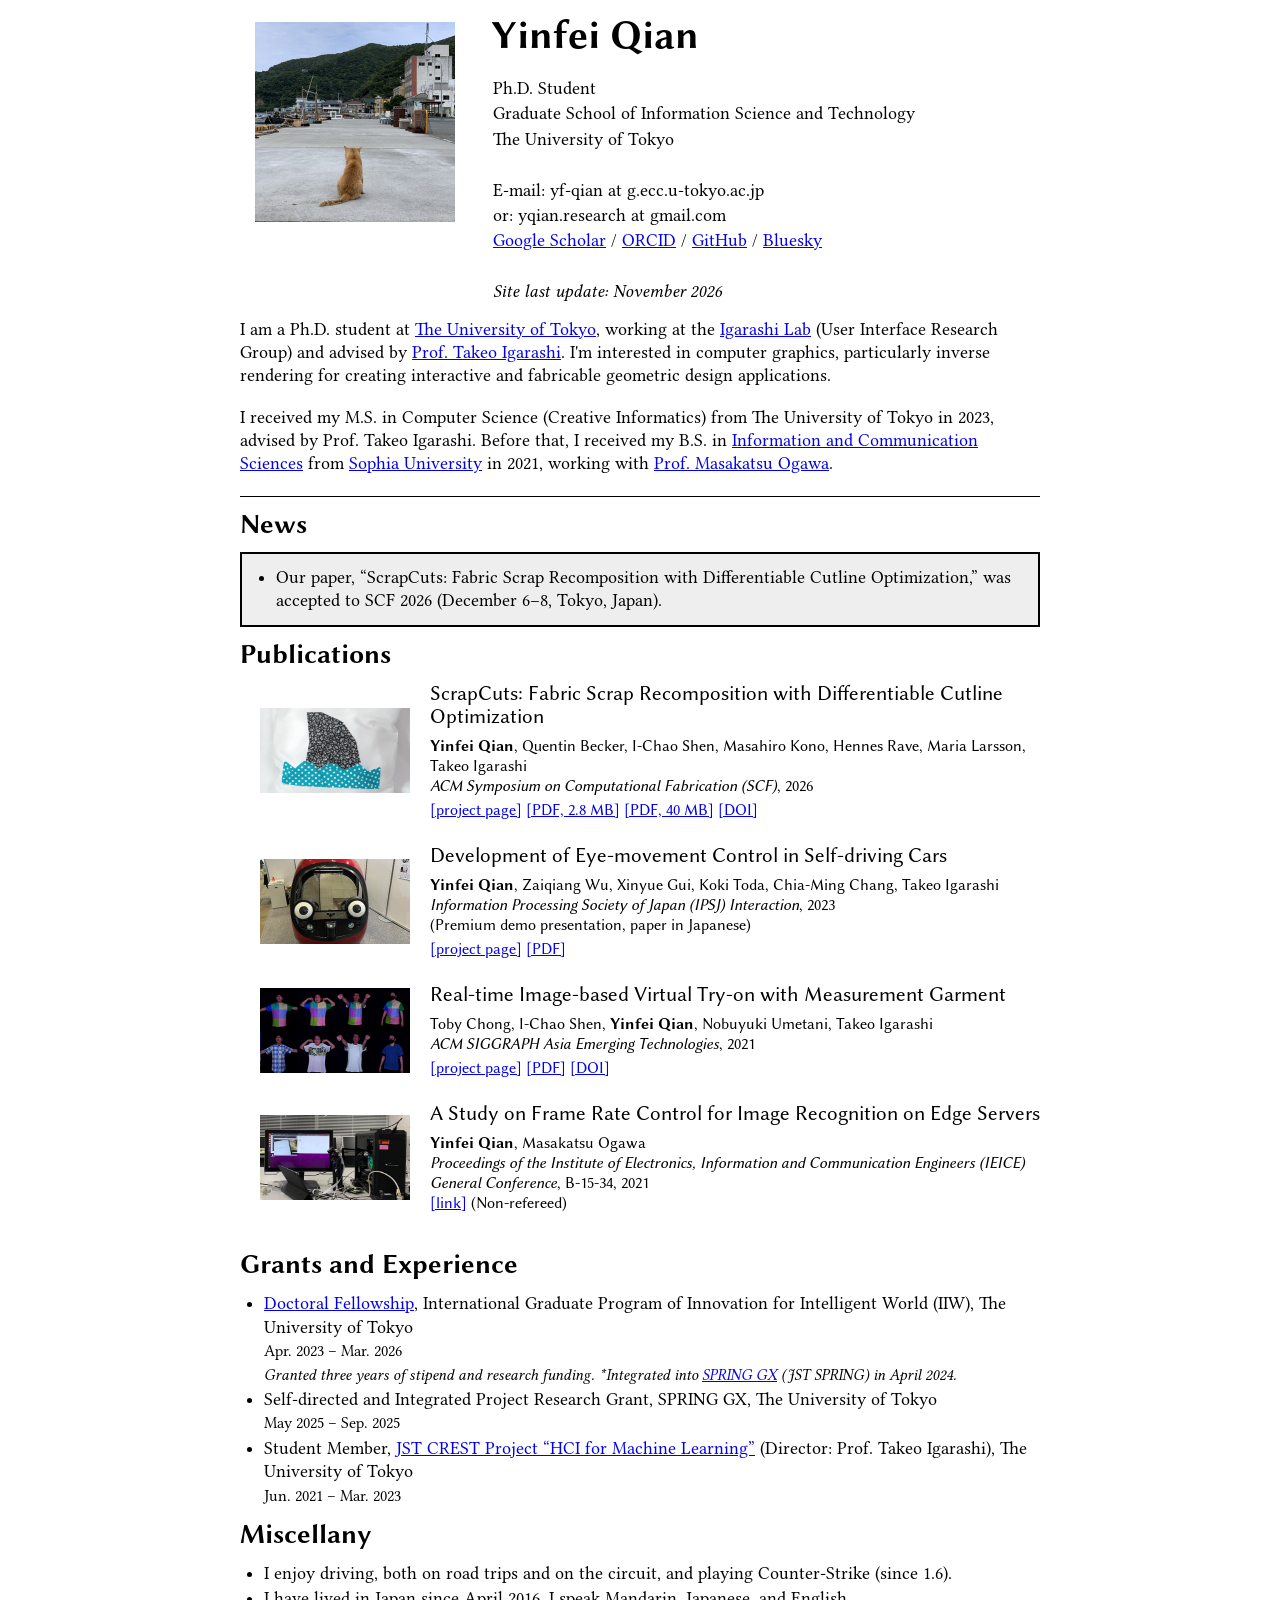
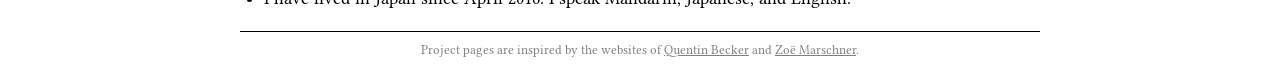
<file: index.html>
<!DOCTYPE html>
<html lang="en">

  <head>
    <meta charset="utf-8">
    <meta name="viewport" content="width=device-width, initial-scale=1">
    <title>Yinfei Qian</title>
    <meta name="description" content="Yinfei Qian, Ph.D. student in computer graphics at The University of Tokyo.">
    <link rel="canonical" href="https://271806.github.io/">

    <link rel="icon" href="/favicon.ico" sizes="48x48">
    <link rel="icon" type="image/png" sizes="192x192" href="/favicon.png">
    <link rel="apple-touch-icon" href="/apple-touch-icon.png">

    <meta property="og:type" content="website">
    <meta property="og:site_name" content="Yinfei Qian">
    <meta property="og:title" content="Yinfei Qian">
    <meta property="og:description" content="Yinfei Qian, Ph.D. student in computer graphics at The University of Tokyo.">
    <meta property="og:url" content="https://271806.github.io/">
    <meta property="og:image" content="https://271806.github.io/image/me.jpg">
    <meta name="twitter:card" content="summary">

    <script type="application/ld+json">
    {
      "@context": "https://schema.org",
      "@graph": [
        {
          "@type": "WebSite",
          "@id": "https://271806.github.io/#website",
          "name": "Yinfei Qian",
          "url": "https://271806.github.io/"
        },
        {
          "@type": "Person",
          "@id": "https://271806.github.io/#person",
          "name": "Yinfei Qian",
          "url": "https://271806.github.io/",
          "image": "https://271806.github.io/image/me.jpg",
          "jobTitle": "Ph.D. Student",
          "affiliation": {
            "@type": "CollegeOrUniversity",
            "name": "The University of Tokyo"
          },
          "sameAs": [
            "https://scholar.google.com/citations?user=1pi0i1wAAAAJ",
            "https://orcid.org/0009-0006-5551-5943",
            "https://github.com/271806",
            "https://bsky.app/profile/yqian-1000.bsky.social"
          ]
        }
      ]
    }
    </script>

    <link rel="stylesheet" href="style.css">
  </head>

  <body>
    <div class="container">

      <div class="header">
        <div class="pic">
          <img class="photo" src="image/me.jpg" alt="Photo">
        </div>

        <div class="header-info">
          <h1>Yinfei Qian</h1>

          <div class="bio1">
            <p>Ph.D. Student</p>
            <p>Graduate School of Information Science and Technology</p>
            <p>The University of Tokyo</p>
            <br>
            <p>E-mail: yf-qian at g.ecc.u-tokyo.ac.jp</p>
            <p>or: yqian.research at gmail.com</p>
            <p>
              <a href="https://scholar.google.com/citations?user=1pi0i1wAAAAJ&hl=en">Google Scholar</a> /
              <a href="https://orcid.org/0009-0006-5551-5943">ORCID</a> /
              <a href="https://github.com/271806">GitHub</a> /
              <a href="https://bsky.app/profile/yqian-1000.bsky.social">Bluesky</a>
            </p>
            <br>
            <p><i>Site last update: November 2026</i></p>
          </div>
        </div>
      </div>

      <div class="bio">
        <p>
          I am a Ph.D. student at
          <a href="https://www.u-tokyo.ac.jp/en/index.html">The University of Tokyo</a>,
          working at the <a href="https://www-ui.is.s.u-tokyo.ac.jp/en/">Igarashi Lab</a>
          (User Interface Research Group) and advised by
          <a href="https://www-ui.is.s.u-tokyo.ac.jp/~takeo/">Prof. Takeo Igarashi</a>.
          I'm interested in computer graphics, particularly inverse rendering for creating
          interactive and fabricable geometric design applications.
        </p>
        <p>
          I received my M.S. in Computer Science (Creative Informatics) from The University of Tokyo in 2023,
          advised by Prof. Takeo Igarashi.
          Before that, I received my B.S. in
          <a href="https://www.sophia.ac.jp/eng/academics/ug/ug_st/ug_st_informationcs/">Information and Communication Sciences</a>
          from <a href="https://www.sophia.ac.jp/eng/">Sophia University</a> in 2021,
          working with <a href="https://pweb.cc.sophia.ac.jp/comm/index.html">Prof. Masakatsu Ogawa</a>.
        </p>
      </div>

      <hr>

      <h2>News</h2>
      <div class="news">
        <ul>
          <li>
            Our paper, &ldquo;ScrapCuts: Fabric Scrap Recomposition with Differentiable Cutline Optimization,&rdquo;
            was accepted to SCF 2026 (December 6&ndash;8, Tokyo, Japan).
          </li>
        </ul>
      </div>

      <h2 id="publications">Publications</h2>

      <div class="pub">
        <img class="pub-image" src="image/scrapcuts.jpg" alt="A shark-fin pattern made of recomposed fabric scraps, glued to a white cushion">
        <div class="pub-text">
          <div class="pub-title">ScrapCuts: Fabric Scrap Recomposition with Differentiable Cutline Optimization</div>
          <div class="pub-authors"><span class="me">Yinfei Qian</span>, Quentin Becker, I-Chao Shen, Masahiro Kono, Hennes Rave, Maria Larsson, Takeo Igarashi</div>
          <div class="pub-venue"><i>ACM Symposium on Computational Fabrication (SCF)</i>, 2026</div>
          <div class="pub-links">
            <a href="scrapcuts/">[project page]</a>
            <a href="scrapcuts/ScrapCuts_SCF2026.pdf">[PDF, 2.8 MB]</a>
            <a href="scrapcuts/ScrapCuts_SCF2026_full.pdf">[PDF, 40 MB]</a>
            <a href="https://doi.org/10.1145/3828611.3845647">[DOI]</a>
          </div>
        </div>
      </div>

      <div class="pub">
        <img class="pub-image" src="image/gazingcar.jpg" alt="Self-driving car prototype with robotic eyes">
        <div class="pub-text">
          <div class="pub-title">Development of Eye-movement Control in Self-driving Cars</div>
          <div class="pub-authors"><span class="me">Yinfei Qian</span>, Zaiqiang Wu, Xinyue Gui, Koki Toda, Chia-Ming Chang, Takeo Igarashi</div>
          <div class="pub-venue"><i>Information Processing Society of Japan (IPSJ) Interaction</i>, 2023</div>
          <div class="pub-note">(Premium demo presentation, paper in Japanese)</div>
          <div class="pub-links">
            <a href="gazingcar/">[project page]</a>
            <a href="https://www.interaction-ipsj.org/proceedings/2023/data/pdf/2B-31.pdf">[PDF]</a>
          </div>
        </div>
      </div>

      <div class="pub">
        <img class="pub-image" src="image/tryon.jpg" alt="Virtual try-on results: measurement garment replaced by target garments">
        <div class="pub-text">
          <div class="pub-title">Real-time Image-based Virtual Try-on with Measurement Garment</div>
          <div class="pub-authors">Toby Chong, I-Chao Shen, <span class="me">Yinfei Qian</span>, Nobuyuki Umetani, Takeo Igarashi</div>
          <div class="pub-venue"><i>ACM SIGGRAPH Asia Emerging Technologies</i>, 2021</div>
          <div class="pub-links">
            <a href="tryon/">[project page]</a>
            <a href="tryon/VirtualTryOn_SA2021_ETech.pdf">[PDF]</a>
            <a href="https://doi.org/10.1145/3476122.3484832">[DOI]</a>
          </div>
        </div>
      </div>
      <div class="pub">
        <img class="pub-image" src="image/edgeserver.jpg" alt="Experimental setup: a camera-equipped Raspberry Pi and a desktop edge server">
        <div class="pub-text">
          <div class="pub-title">A Study on Frame Rate Control for Image Recognition on Edge Servers</div>
          <div class="pub-authors"><span class="me">Yinfei Qian</span>, Masakatsu Ogawa</div>
          <div class="pub-venue"><i>Proceedings of the Institute of Electronics, Information and Communication Engineers (IEICE) General Conference</i>, B-15-34, 2021</div>
          <div class="pub-note"><a href="https://www.ieice.org/jpn_r/activities/taikai/2021general/jpn/p_pro/0215_Bpro.pdf#page=23">[link]</a> (Non-refereed)</div>
        </div>
      </div>

      <h2>Grants and Experience</h2>
      <ul>
        <li>
          <a href="https://www.iiw.i.u-tokyo.ac.jp/en/selective-subjects/subsidy-list/">Doctoral Fellowship</a>,
          International Graduate Program of Innovation for Intelligent World (IIW), The University of Tokyo<br>
          <span class="detail">Apr. 2023 &ndash; Mar. 2026</span><br>
          <i class="detail">Granted three years of stipend and research funding.
          *Integrated into <a href="https://spring-gx.adm.s.u-tokyo.ac.jp/en/">SPRING GX</a> (JST SPRING) in April 2024.</i>
        </li>
        <li>
          Self-directed and Integrated Project Research Grant, SPRING GX, The University of Tokyo<br>
          <span class="detail">May 2025 &ndash; Sep. 2025</span>
        </li>
        <li>
          Student Member,
          <a href="https://www-ui.is.s.u-tokyo.ac.jp/crest/members.html">JST CREST Project &ldquo;HCI for Machine Learning&rdquo;</a>
          (Director: Prof. Takeo Igarashi), The University of Tokyo<br>
          <span class="detail">Jun. 2021 &ndash; Mar. 2023</span>
        </li>
      </ul>

      <h2>Miscellany</h2>
      <ul>
        <li>I enjoy driving, both on road trips and on the circuit, and playing Counter-Strike (since 1.6).</li>
        <li>I have lived in Japan since April 2016. I speak Mandarin, Japanese, and English.</li>
      </ul>

      <hr>

      <p class="credit">
        Project pages are inspired by the websites of
        <a href="https://qbecky.github.io/">Quentin Becker</a> and
        <a href="https://zoemarschner.com/">Zo&euml; Marschner</a>.
      </p>

    </div>
  </body>
</html>
</file>
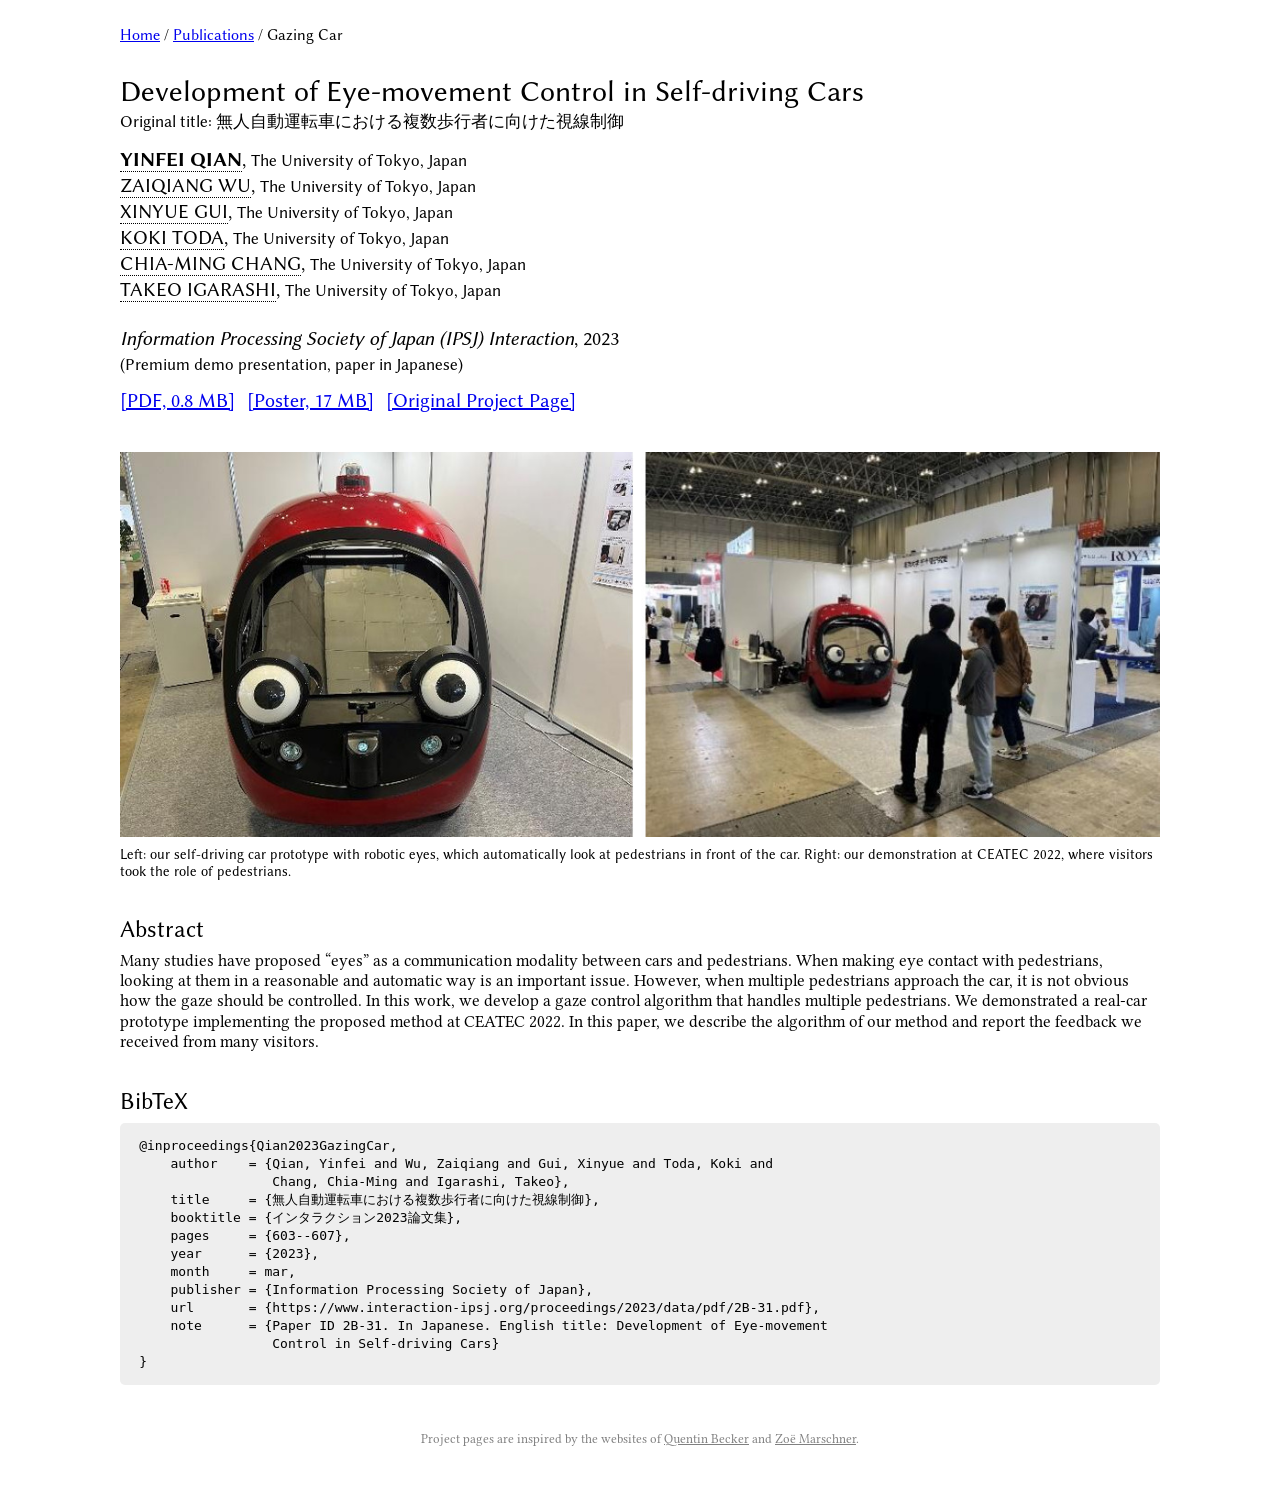
<file: gazingcar/index.html>
<!DOCTYPE html>
<html lang="en">

<head>
  <meta charset="utf-8">
  <meta name="viewport" content="width=device-width, initial-scale=1">
  <title>Development of Eye-movement Control in Self-driving Cars</title>
  <meta name="description" content="A gaze control algorithm for robotic eyes on a self-driving car that handles multiple approaching pedestrians. IPSJ Interaction 2023.">

  <meta property="og:type" content="website">
  <meta property="og:site_name" content="Yinfei Qian">
  <meta property="og:title" content="Development of Eye-movement Control in Self-driving Cars">
  <meta property="og:description" content="A gaze control algorithm for robotic eyes on a self-driving car that handles multiple approaching pedestrians. IPSJ Interaction 2023.">
  <meta property="og:url" content="https://271806.github.io/gazingcar/">
  <meta property="og:image" content="https://271806.github.io/gazingcar/assets/teaser.jpg">
  <meta name="twitter:card" content="summary_large_image">

  <link rel="icon" href="/favicon.ico" sizes="48x48">
  <link rel="icon" type="image/png" sizes="192x192" href="/favicon.png">
  <link rel="apple-touch-icon" href="/apple-touch-icon.png">

  <link rel="stylesheet" href="../project.css">
</head>

<body>

  <main class="page">

    <nav id="nav" aria-label="Breadcrumb">
      <a href="../">Home</a> / <a href="../#publications">Publications</a> / Gazing Car
    </nav>

    <h1 id="title">Development of Eye-movement Control in Self-driving Cars</h1>
    <p id="subtitle">Original title: <span lang="ja">無人自動運転車における複数歩行者に向けた視線制御</span></p>

    <div id="authors">
      <p><a href="../"><b class="me">Yinfei Qian</b></a>, <span>The University of Tokyo, Japan</span></p>
      <p><a href="https://zaiqiangwu.github.io/">Zaiqiang Wu</a>, <span>The University of Tokyo, Japan</span></p>
      <p><a href="https://xinyuegui.github.io/hcid.gui/index.html">Xinyue Gui</a>, <span>The University of Tokyo, Japan</span></p>
      <p><a href="https://revetronique.com/about.html">Koki Toda</a>, <span>The University of Tokyo, Japan</span></p>
      <p><a href="http://chiamingchang.com/">Chia-Ming Chang</a>, <span>The University of Tokyo, Japan</span></p>
      <p><a href="https://www-ui.is.s.u-tokyo.ac.jp/~takeo/">Takeo Igarashi</a>, <span>The University of Tokyo, Japan</span></p>
      <p class="venue"><span><i>Information Processing Society of Japan (IPSJ) Interaction</i>, 2023</span></p>
      <p><span>(Premium demo presentation, paper in Japanese)</span></p>
    </div>

    <div id="links">
      <a href="https://www.interaction-ipsj.org/proceedings/2023/data/pdf/2B-31.pdf">[PDF, 0.8 MB]</a>
      <a href="https://carwitheye.github.io/assets/Poster_ja.pdf">[Poster, 17 MB]</a>
      <a href="https://carwitheye.github.io/en">[Original Project Page]</a>
    </div>

    <a href="assets/teaser.jpg">
      <img id="teaser" src="assets/teaser.jpg" width="1134" height="420"
           alt="Left: a red single-seat self-driving car prototype with two large robotic eyes mounted on its front. Right: the car on display at an exhibition booth, with visitors standing in front of it.">
    </a>
    <p id="caption">
      Left: our self-driving car prototype with robotic eyes, which automatically look at pedestrians in front of the car.
      Right: our demonstration at CEATEC 2022, where visitors took the role of pedestrians.
    </p>

    <h2>Abstract</h2>
    <p>
      Many studies have proposed &ldquo;eyes&rdquo; as a communication modality between cars and pedestrians.
      When making eye contact with pedestrians, looking at them in a reasonable and automatic way is an important issue.
      However, when multiple pedestrians approach the car, it is not obvious how the gaze should be controlled.
      In this work, we develop a gaze control algorithm that handles multiple pedestrians.
      We demonstrated a real-car prototype implementing the proposed method at CEATEC 2022.
      In this paper, we describe the algorithm of our method and report the feedback we received from many visitors.
    </p>

    <h2 id="bibtex">BibTeX</h2>
    <pre><code>@inproceedings{Qian2023GazingCar,
    author    = {Qian, Yinfei and Wu, Zaiqiang and Gui, Xinyue and Toda, Koki and
                 Chang, Chia-Ming and Igarashi, Takeo},
    title     = {無人自動運転車における複数歩行者に向けた視線制御},
    booktitle = {インタラクション2023論文集},
    pages     = {603--607},
    year      = {2023},
    month     = mar,
    publisher = {Information Processing Society of Japan},
    url       = {https://www.interaction-ipsj.org/proceedings/2023/data/pdf/2B-31.pdf},
    note      = {Paper ID 2B-31. In Japanese. English title: Development of Eye-movement
                 Control in Self-driving Cars}
}</code></pre>

    <p class="credit">
      Project pages are inspired by the websites of
      <a href="https://qbecky.github.io/">Quentin Becker</a> and
      <a href="https://zoemarschner.com/">Zo&euml; Marschner</a>.
    </p>

  </main>
</body>

</html>
</file>
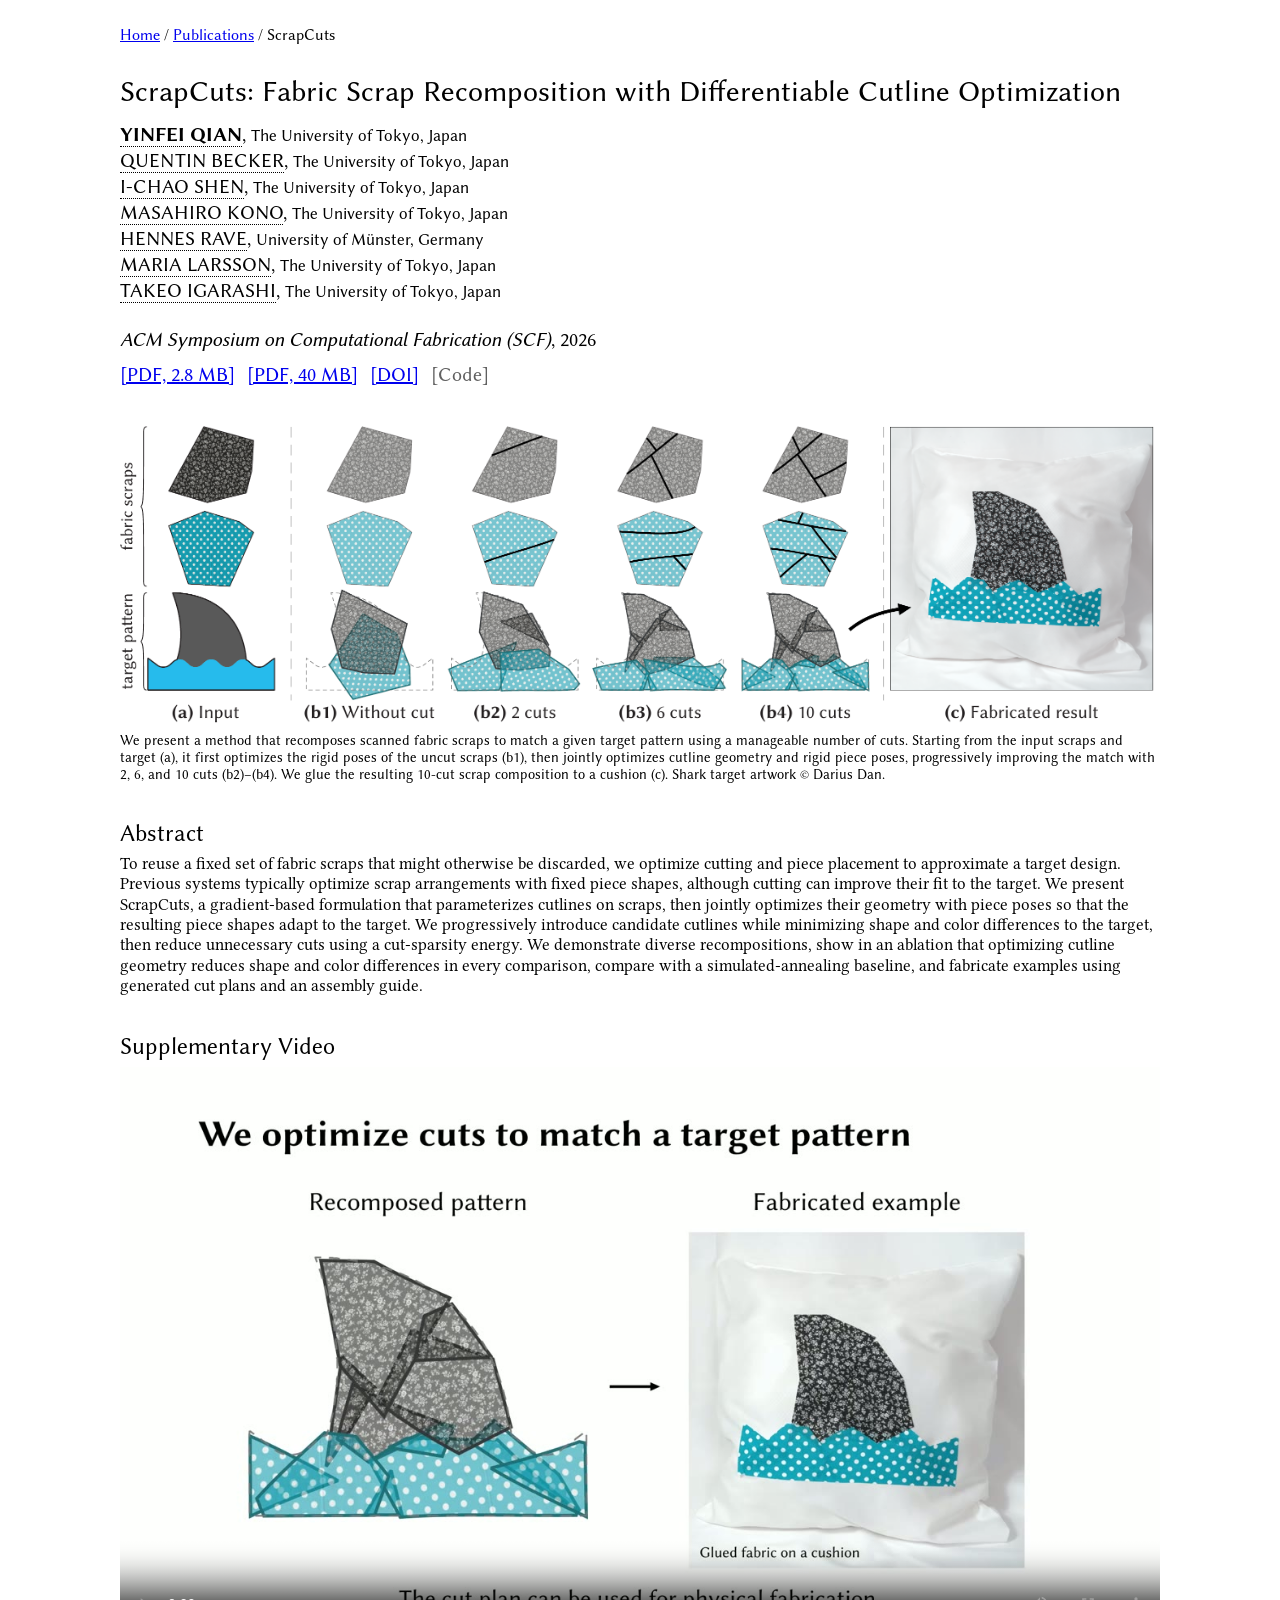
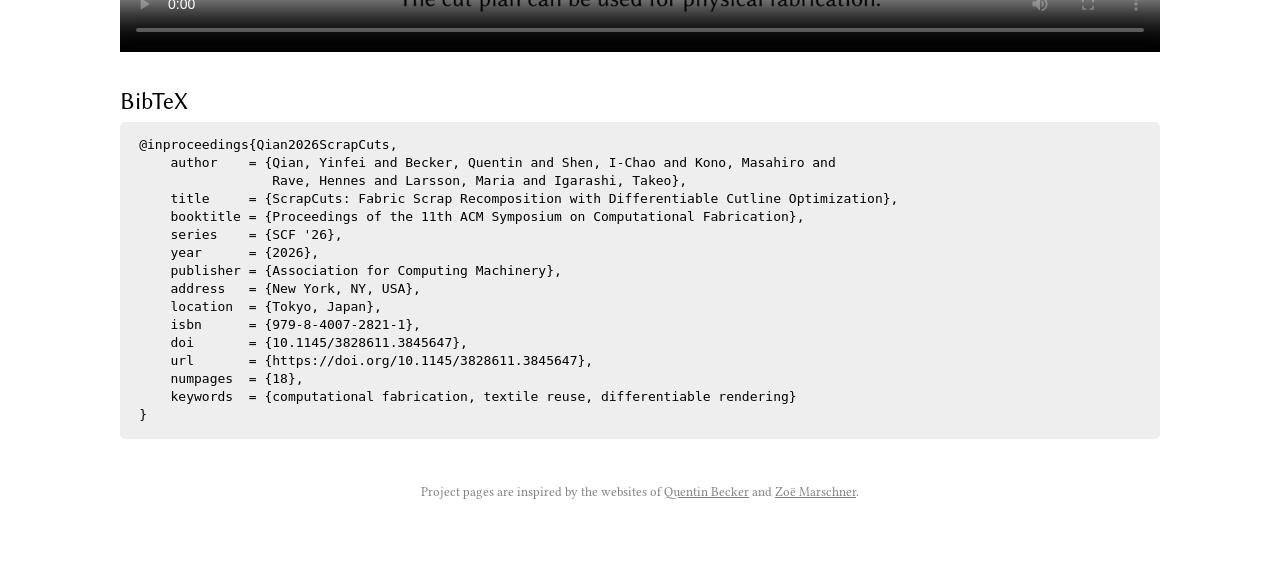
<file: scrapcuts/index.html>
<!DOCTYPE html>
<html lang="en">

<head>
  <meta charset="utf-8">
  <meta name="viewport" content="width=device-width, initial-scale=1">
  <title>ScrapCuts: Fabric Scrap Recomposition with Differentiable Cutline Optimization</title>
  <meta name="description" content="ScrapCuts jointly optimizes cutline geometry and piece placement to recompose a fixed set of fabric scraps into a target pattern. ACM SCF 2026.">

  <meta property="og:type" content="website">
  <meta property="og:site_name" content="Yinfei Qian">
  <meta property="og:title" content="ScrapCuts: Fabric Scrap Recomposition with Differentiable Cutline Optimization">
  <meta property="og:description" content="We jointly optimize cutline geometry and piece placement to recompose a fixed set of fabric scraps into a target pattern. ACM SCF 2026.">
  <meta property="og:url" content="https://271806.github.io/scrapcuts/">
  <meta property="og:image" content="https://271806.github.io/scrapcuts/assets/teaser.png">
  <meta name="twitter:card" content="summary_large_image">

  <link rel="icon" href="/favicon.ico" sizes="48x48">
  <link rel="icon" type="image/png" sizes="192x192" href="/favicon.png">
  <link rel="apple-touch-icon" href="/apple-touch-icon.png">

  <link rel="stylesheet" href="../project.css">
</head>

<body>

  <main class="page">

    <nav id="nav" aria-label="Breadcrumb">
      <a href="../">Home</a> / <a href="../#publications">Publications</a> / ScrapCuts
    </nav>

    <h1 id="title">ScrapCuts: Fabric Scrap Recomposition with Differentiable Cutline Optimization</h1>

    <div id="authors">
      <p><a href="../"><b class="me">Yinfei Qian</b></a>, <span>The University of Tokyo, Japan</span></p>
      <p><a href="https://qbecky.github.io/">Quentin Becker</a>, <span>The University of Tokyo, Japan</span></p>
      <p><a href="https://jdily.github.io/">I-Chao Shen</a>, <span>The University of Tokyo, Japan</span></p>
      <p><a href="https://marc2825.github.io/">Masahiro Kono</a>, <span>The University of Tokyo, Japan</span></p>
      <p><a href="https://hennesrave.github.io/">Hennes Rave</a>, <span>University of M&uuml;nster, Germany</span></p>
      <p><a href="https://www.ma-la.com/">Maria Larsson</a>, <span>The University of Tokyo, Japan</span></p>
      <p><a href="https://www-ui.is.s.u-tokyo.ac.jp/~takeo/">Takeo Igarashi</a>, <span>The University of Tokyo, Japan</span></p>
      <p class="venue"><span><i>ACM Symposium on Computational Fabrication (SCF)</i>, 2026</span></p>
    </div>

    <div id="links">
      <a href="ScrapCuts_SCF2026.pdf">[PDF, 2.8 MB]</a>
      <a href="ScrapCuts_SCF2026_full.pdf">[PDF, 40 MB]</a>
      <a href="https://doi.org/10.1145/3828611.3845647">[DOI]</a>
      <span class="pending" title="Coming soon">[Code]</span>
    </div>

    <a href="assets/teaser.png">
      <img id="teaser" src="assets/teaser.png" width="2450" height="699"
           alt="Left: two fabric scraps and a shark-fin target pattern. Middle: recompositions without cuts and with 2, 6, and 10 cuts, matching the target progressively better. Right: the 10-cut result fabricated and glued to a cushion.">
    </a>
    <p id="caption">
      We present a method that recomposes scanned fabric scraps to match a given target pattern using a manageable number of cuts.
      Starting from the input scraps and target (a), it first optimizes the rigid poses of the uncut scraps (b1),
      then jointly optimizes cutline geometry and rigid piece poses, progressively improving the match with 2, 6, and 10 cuts (b2)&ndash;(b4).
      We glue the resulting 10-cut scrap composition to a cushion (c).
      Shark target artwork &copy; Darius Dan.
    </p>

    <h2>Abstract</h2>
    <p>
      To reuse a fixed set of fabric scraps that might otherwise be discarded, we optimize cutting and piece placement to approximate a target design.
      Previous systems typically optimize scrap arrangements with fixed piece shapes, although cutting can improve their fit to the target.
      We present ScrapCuts, a gradient-based formulation that parameterizes cutlines on scraps, then jointly optimizes their geometry with piece poses so that the resulting piece shapes adapt to the target.
      We progressively introduce candidate cutlines while minimizing shape and color differences to the target, then reduce unnecessary cuts using a cut-sparsity energy.
      We demonstrate diverse recompositions, show in an ablation that optimizing cutline geometry reduces shape and color differences in every comparison, compare with a simulated-annealing baseline, and fabricate examples using generated cut plans and an assembly guide.
    </p>

    <h2 id="video">Supplementary Video</h2>
    <video controls preload="metadata" poster="assets/video_poster.jpg">
      <source src="assets/scrapcuts_video.mp4" type="video/mp4">
      Your browser does not support embedded video.
      <a href="assets/scrapcuts_video.mp4">Download the video</a> instead.
    </video>

    <h2 id="bibtex">BibTeX</h2>
    <pre><code>@inproceedings{Qian2026ScrapCuts,
    author    = {Qian, Yinfei and Becker, Quentin and Shen, I-Chao and Kono, Masahiro and
                 Rave, Hennes and Larsson, Maria and Igarashi, Takeo},
    title     = {ScrapCuts: Fabric Scrap Recomposition with Differentiable Cutline Optimization},
    booktitle = {Proceedings of the 11th ACM Symposium on Computational Fabrication},
    series    = {SCF '26},
    year      = {2026},
    publisher = {Association for Computing Machinery},
    address   = {New York, NY, USA},
    location  = {Tokyo, Japan},
    isbn      = {979-8-4007-2821-1},
    doi       = {10.1145/3828611.3845647},
    url       = {https://doi.org/10.1145/3828611.3845647},
    numpages  = {18},
    keywords  = {computational fabrication, textile reuse, differentiable rendering}
}</code></pre>

    <p class="credit">
      Project pages are inspired by the websites of
      <a href="https://qbecky.github.io/">Quentin Becker</a> and
      <a href="https://zoemarschner.com/">Zo&euml; Marschner</a>.
    </p>

  </main>
</body>

</html>
</file>
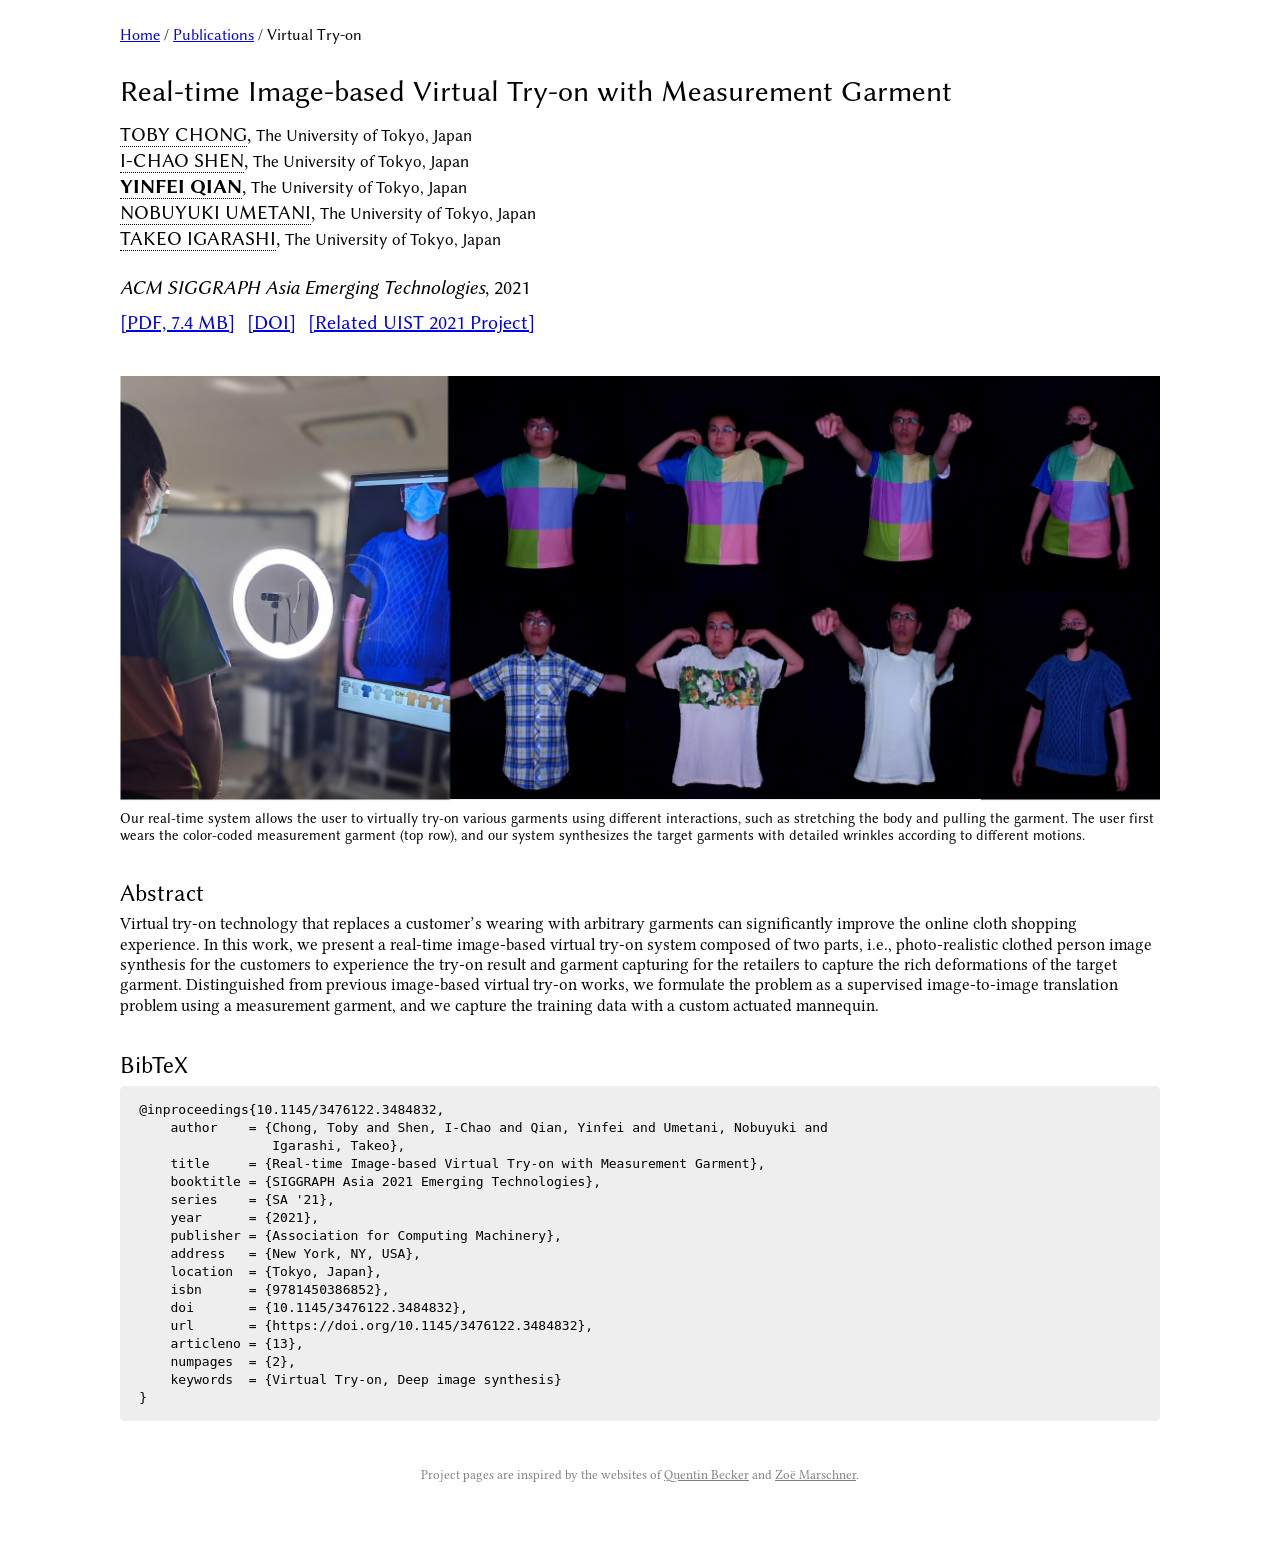
<file: tryon/index.html>
<!DOCTYPE html>
<html lang="en">

<head>
  <meta charset="utf-8">
  <meta name="viewport" content="width=device-width, initial-scale=1">
  <title>Real-time Image-based Virtual Try-on with Measurement Garment</title>
  <meta name="description" content="A real-time image-based virtual try-on system: the user wears a color-coded measurement garment, and the system synthesizes target garments with detailed wrinkles. SIGGRAPH Asia 2021 Emerging Technologies.">

  <meta property="og:type" content="website">
  <meta property="og:site_name" content="Yinfei Qian">
  <meta property="og:title" content="Real-time Image-based Virtual Try-on with Measurement Garment">
  <meta property="og:description" content="A real-time image-based virtual try-on system using a color-coded measurement garment. SIGGRAPH Asia 2021 Emerging Technologies.">
  <meta property="og:url" content="https://271806.github.io/tryon/">
  <meta property="og:image" content="https://271806.github.io/tryon/assets/teaser.jpg">
  <meta name="twitter:card" content="summary_large_image">

  <link rel="icon" href="/favicon.ico" sizes="48x48">
  <link rel="icon" type="image/png" sizes="192x192" href="/favicon.png">
  <link rel="apple-touch-icon" href="/apple-touch-icon.png">

  <link rel="stylesheet" href="../project.css">
</head>

<body>

  <main class="page">

    <nav id="nav" aria-label="Breadcrumb">
      <a href="../">Home</a> / <a href="../#publications">Publications</a> / Virtual Try-on
    </nav>

    <h1 id="title">Real-time Image-based Virtual Try-on with Measurement Garment</h1>

    <div id="authors">
      <p><a href="https://sites.google.com/view/tobyclh">Toby Chong</a>, <span>The University of Tokyo, Japan</span></p>
      <p><a href="https://jdily.github.io/">I-Chao Shen</a>, <span>The University of Tokyo, Japan</span></p>
      <p><a href="../"><b class="me">Yinfei Qian</b></a>, <span>The University of Tokyo, Japan</span></p>
      <p><a href="https://cgenglab.github.io/en/authors/admin/">Nobuyuki Umetani</a>, <span>The University of Tokyo, Japan</span></p>
      <p><a href="https://www-ui.is.s.u-tokyo.ac.jp/~takeo/">Takeo Igarashi</a>, <span>The University of Tokyo, Japan</span></p>
      <p class="venue"><span><i>ACM SIGGRAPH Asia Emerging Technologies</i>, 2021</span></p>
    </div>

    <div id="links">
      <a href="VirtualTryOn_SA2021_ETech.pdf">[PDF, 7.4 MB]</a>
      <a href="https://doi.org/10.1145/3476122.3484832">[DOI]</a>
      <a href="https://sites.google.com/view/deepmannequin">[Related UIST 2021 Project]</a>
    </div>

    <a href="assets/teaser.jpg">
      <img id="teaser" src="assets/teaser.jpg" width="2102" height="862"
           alt="Left: a user wearing a color-coded T-shirt stands in front of a screen that shows them wearing a blue knit sweater. Right: four people in different poses wearing the color-coded measurement garment (top row), and the same frames with the garment replaced by a plaid shirt, a floral T-shirt, a white T-shirt, and a blue sweater (bottom row).">
    </a>
    <p id="caption">
      Our real-time system allows the user to virtually try-on various garments using different interactions, such as stretching the body and pulling the garment.
      The user first wears the color-coded measurement garment (top row), and our system synthesizes the target garments with detailed wrinkles according to different motions.
    </p>

    <h2>Abstract</h2>
    <p>
      Virtual try-on technology that replaces a customer&rsquo;s wearing with arbitrary garments can significantly improve the online cloth shopping experience.
      In this work, we present a real-time image-based virtual try-on system composed of two parts, i.e., photo-realistic clothed person image synthesis for the customers to experience the try-on result and garment capturing for the retailers to capture the rich deformations of the target garment.
      Distinguished from previous image-based virtual try-on works, we formulate the problem as a supervised image-to-image translation problem using a measurement garment, and we capture the training data with a custom actuated mannequin.
    </p>

    <h2 id="bibtex">BibTeX</h2>
    <pre><code>@inproceedings{10.1145/3476122.3484832,
    author    = {Chong, Toby and Shen, I-Chao and Qian, Yinfei and Umetani, Nobuyuki and
                 Igarashi, Takeo},
    title     = {Real-time Image-based Virtual Try-on with Measurement Garment},
    booktitle = {SIGGRAPH Asia 2021 Emerging Technologies},
    series    = {SA '21},
    year      = {2021},
    publisher = {Association for Computing Machinery},
    address   = {New York, NY, USA},
    location  = {Tokyo, Japan},
    isbn      = {9781450386852},
    doi       = {10.1145/3476122.3484832},
    url       = {https://doi.org/10.1145/3476122.3484832},
    articleno = {13},
    numpages  = {2},
    keywords  = {Virtual Try-on, Deep image synthesis}
}</code></pre>

    <p class="credit">
      Project pages are inspired by the websites of
      <a href="https://qbecky.github.io/">Quentin Becker</a> and
      <a href="https://zoemarschner.com/">Zo&euml; Marschner</a>.
    </p>

  </main>
</body>

</html>
</file>
<file: style.css>
@font-face {
  font-family: 'Linux Libertine';
  src: url('fonts/LinLibertine-Regular.woff') format('woff');
  font-weight: normal;
  font-style: normal;
  font-display: swap;
}

@font-face {
  font-family: 'Linux Libertine';
  src: url('fonts/LinLibertine-Italic.woff') format('woff');
  font-weight: normal;
  font-style: italic;
  font-display: swap;
}

@font-face {
  font-family: 'Linux Libertine';
  src: url('fonts/LinLibertine-Bold.woff') format('woff');
  font-weight: bold;
  font-style: normal;
  font-display: swap;
}

@font-face {
  font-family: 'Linux Libertine';
  src: url('fonts/LinLibertine-BoldItalic.woff') format('woff');
  font-weight: bold;
  font-style: italic;
  font-display: swap;
}

@font-face {
  font-family: 'Linux Biolinum';
  src: url('fonts/LinBiolinum-Regular.woff') format('woff');
  font-weight: normal;
  font-style: normal;
  font-display: swap;
}

@font-face {
  font-family: 'Linux Biolinum';
  src: url('fonts/LinBiolinum-Italic.woff') format('woff');
  font-weight: normal;
  font-style: italic;
  font-display: swap;
}

@font-face {
  font-family: 'Linux Biolinum';
  src: url('fonts/LinBiolinum-Bold.woff') format('woff');
  font-weight: bold;
  font-style: normal;
  font-display: swap;
}

:root {
  --font-body: 'Linux Libertine', 'Times New Roman', serif;
  --font-heading: 'Linux Biolinum', Arial, sans-serif;
}

body {
  background-color: #fff;
  color: #000;
}

.container {
  margin: auto;
  max-width: 800px;
  font-family: var(--font-body);
  font-size: 18px;
  line-height: 1.3;
}

h1, h2, h4, .pub-text {
  font-family: var(--font-heading);
}

p {
  margin: 2px;
}

.header {
  display: flex;
  align-items: flex-start;
  margin-top: 22px;
}

.pic {
  flex: none;
  margin: 0 36px 15px 15px;
  text-align: center;
  line-height: 0;
}

.photo {
  width: 50vw;
  max-width: 200px;
}

.header-info {
  align-self: flex-start;
}

h1 {
  font-size: 40px;
  font-weight: bold;
  line-height: 1.1;
  margin: 0;
  margin-top: -0.225em;
}

.bio1 {
  margin-top: 20px;
}

.bio {
  margin-top: 12px;
}

.bio p {
  margin: 0 0 1em 0;
}

hr {
  height: 0px;
  border: none;
  border-top: 1px solid black;
  margin-top: 20px;
}

h2 {
  margin: 0;
  margin-top: 10px;
  margin-bottom: 10px;
}

h4 {
  margin: 0;
  margin-top: 5px;
  margin-bottom: 5px;
}

li {
  margin: 2px;
}

ul {
  margin: 2px;
  padding-left: 20px;
}

.news {
  background-color: #EEE;
  border: 2px solid black;
  padding: 10px;
}

.detail {
  font-size: 16px;
}

.pub {
  display: flex;
  align-items: center;
  padding-bottom: 24px;
}

.pub-image {
  flex: none;
  width: 150px;
  height: 85px;
  margin: 0 20px;
  object-fit: contain;
}

.pub-title {
  font-size: 21px;
  line-height: 1.1;
  margin-bottom: 8px;
}

.pub-authors, .pub-venue, .pub-note, .pub-links {
  font-size: 16px;
  line-height: 1.25;
}

.pub-links {
  padding-top: 4px;
}

.me {
  font-weight: bold;
}

.credit {
  margin: 10px 0 24px;
  text-align: center;
  font-size: 13px;
  color: #808080;
}

.credit a {
  color: inherit;
}

@media (max-width: 768px) {
  h1 {
    font-size: 20px;
  }
}

@media (max-width: 480px) {
  .photo {
    width: 35vw;
  }

  .pic {
    margin: 0 16px 12px 0;
  }

  .bio1 {
    margin-top: 8px;
    font-size: 14px;
    overflow-wrap: anywhere;
  }

  .pub {
    align-items: flex-start;
  }

  .pub-image {
    width: 90px;
    height: 51px;
    margin: 4px 12px 0 0;
  }

  .pub-title {
    font-size: 18px;
  }

  .pub-authors, .pub-venue, .pub-note, .pub-links {
    font-size: 15px;
  }
}
</file>
<file: project.css>
@font-face {
  font-family: 'Linux Libertine';
  src: url('fonts/LinLibertine-Regular.woff') format('woff');
  font-weight: normal;
  font-style: normal;
  font-display: swap;
}

@font-face {
  font-family: 'Linux Libertine';
  src: url('fonts/LinLibertine-Italic.woff') format('woff');
  font-weight: normal;
  font-style: italic;
  font-display: swap;
}

@font-face {
  font-family: 'Linux Libertine';
  src: url('fonts/LinLibertine-Bold.woff') format('woff');
  font-weight: bold;
  font-style: normal;
  font-display: swap;
}

@font-face {
  font-family: 'Linux Biolinum';
  src: url('fonts/LinBiolinum-Regular.woff') format('woff');
  font-weight: normal;
  font-style: normal;
  font-display: swap;
}

@font-face {
  font-family: 'Linux Biolinum';
  src: url('fonts/LinBiolinum-Italic.woff') format('woff');
  font-weight: normal;
  font-style: italic;
  font-display: swap;
}

@font-face {
  font-family: 'Linux Biolinum';
  src: url('fonts/LinBiolinum-Bold.woff') format('woff');
  font-weight: bold;
  font-style: normal;
  font-display: swap;
}

:root {
  --font-body: 'Linux Libertine', 'Times New Roman', serif;
  --font-heading: 'Linux Biolinum', Arial, sans-serif;
  --font-mono: ui-monospace, Menlo, Consolas, 'DejaVu Sans Mono', monospace;
  --muted: #606060;
}

* {
  margin: 0;
  padding: 0;
  box-sizing: border-box;
}

body {
  background-color: #fff;
  color: #000;
  font-family: var(--font-body);
  font-size: 16px;
  line-height: normal;
}

.page {
  width: calc(100vw - 15rem);
  max-width: 1040px;
  margin: 0 auto;
  padding: 1.6rem 0 2.5rem;
}

#nav {
  font-family: var(--font-heading);
  font-size: 16px;
}

p {
  font-family: var(--font-body);
  font-size: 17px;
  line-height: 120%;
}

#title {
  font-family: var(--font-heading);
  font-size: 30px;
  font-weight: normal;
  padding-top: 1em;
  padding-bottom: 0.5em;
}

#authors {
  padding-bottom: 0.67em;
}

#authors p {
  font-family: var(--font-heading);
  font-size: 20px;
  text-transform: uppercase;
  margin-bottom: 1px;
}

#authors p a {
  color: #000;
  text-decoration: none;
  border-bottom: 1px dotted #000;
}

#authors p a:hover {
  color: var(--muted);
  border-bottom-color: var(--muted);
}

#authors p span {
  font-size: 17px;
  text-transform: none;
}

.me {
  font-weight: bold;
}

#authors .venue {
  margin-top: 1.2em;
}

#authors .venue span {
  font-size: 20px;
}

#subtitle {
  font-family: var(--font-heading);
  font-size: 17px;
  margin-top: -0.6em;
  padding-bottom: 0.9em;
}

#links {
  display: flex;
  flex-wrap: wrap;
  gap: 12px;
  padding-bottom: 2em;
  font-family: var(--font-heading);
  font-size: 20px;
}

#links .pending {
  color: var(--muted);
  cursor: default;
}

#teaser {
  display: block;
  width: 100%;
  height: auto;
  padding-bottom: 0.3em;
  margin-bottom: 4px;
}

#caption {
  font-family: var(--font-heading);
  font-size: 0.9em;
}

h2 {
  font-family: var(--font-heading);
  font-size: 1.5em;
  font-weight: normal;
  margin-top: 1.5em;
  margin-bottom: 0.3em;
}

video {
  display: block;
  width: 100%;
  aspect-ratio: 16 / 9;
  background-color: #000;
}

pre {
  padding: 0.9rem 1.2rem;
  border-radius: 5px;
  background-color: #eeeeee;
  overflow-x: auto;
}

pre code {
  font-family: var(--font-mono);
  font-size: 13px;
  line-height: 1.35;
  white-space: pre;
}

.credit {
  margin-top: 3.5em;
  text-align: center;
  font-size: 13px;
  line-height: 1.3;
  color: #808080;
}

.credit a {
  color: inherit;
}

@media (max-width: 800px) {
  .page {
    width: auto;
    margin: 0 16px;
  }

  #title {
    font-size: 26px;
  }

  #authors p {
    font-size: 18px;
  }

  #authors p span {
    font-size: 15px;
  }

  #authors .venue span {
    font-size: 18px;
  }
}
</file>
